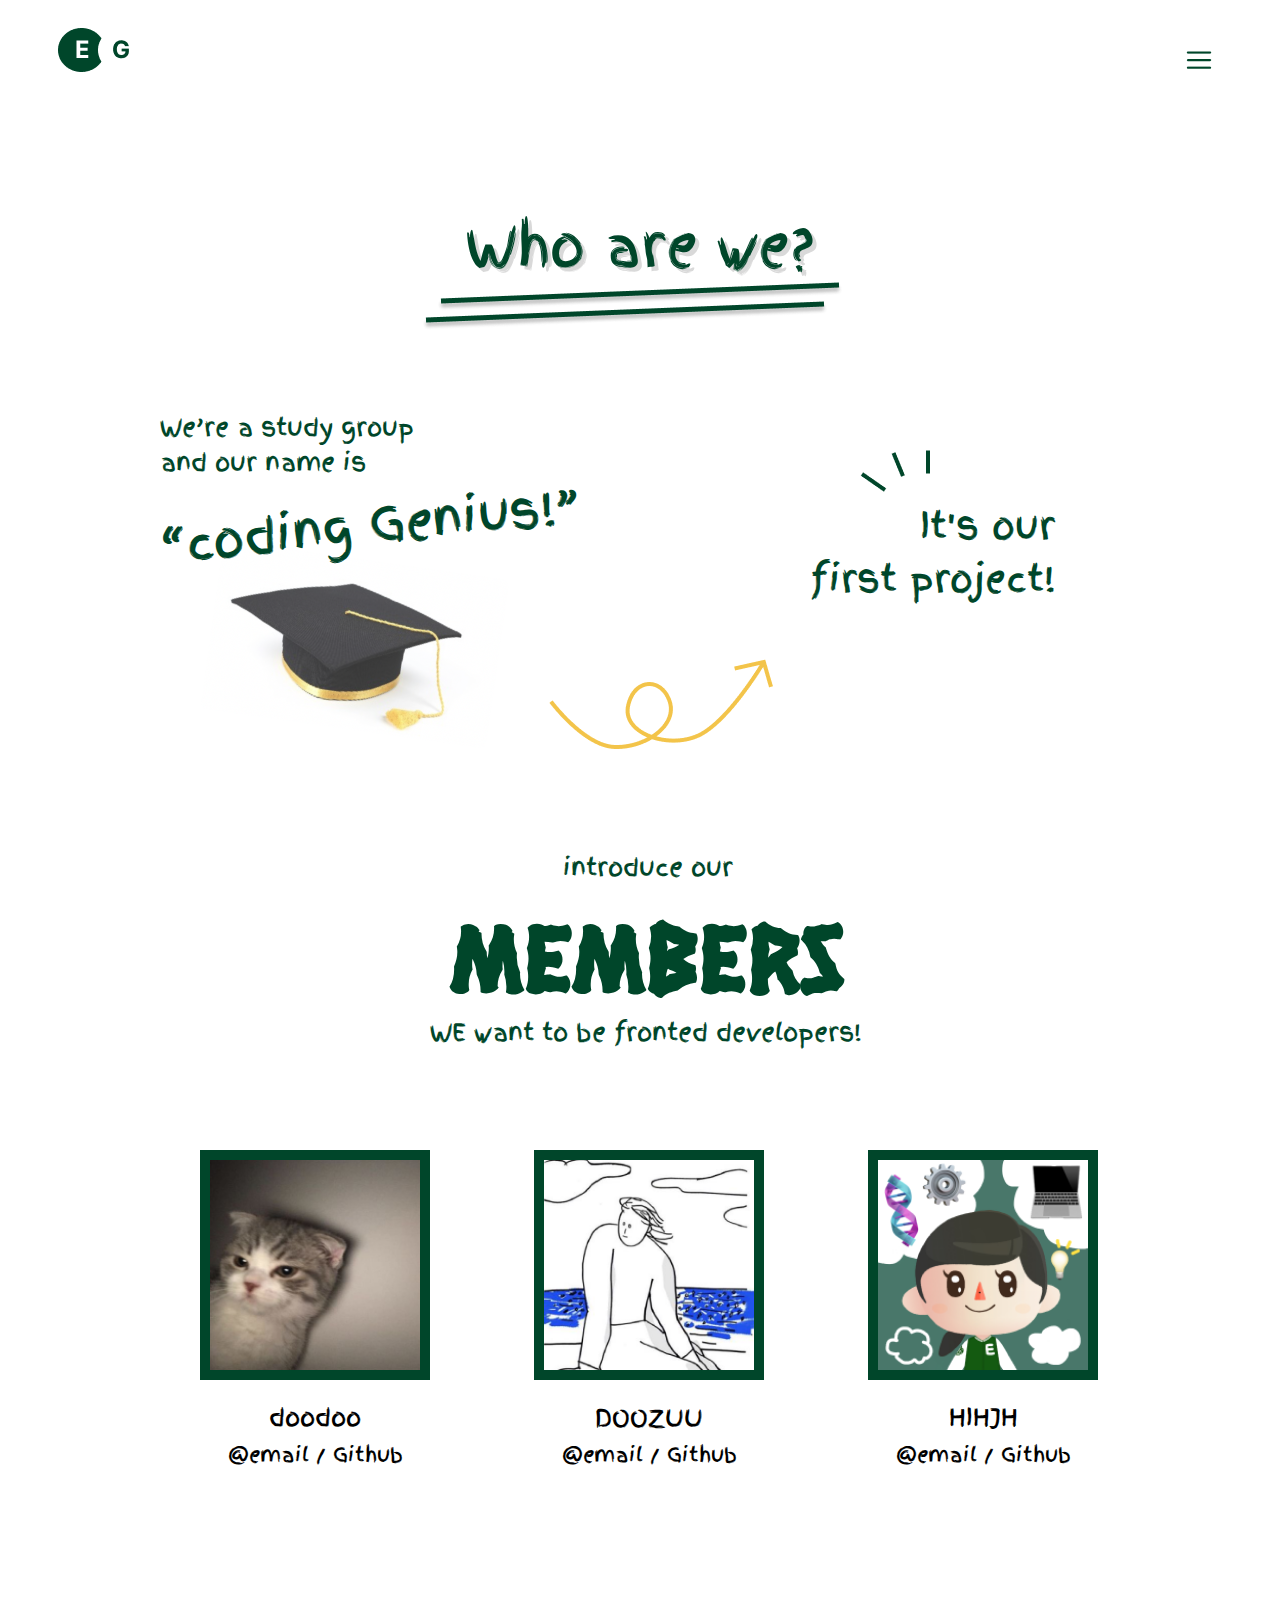
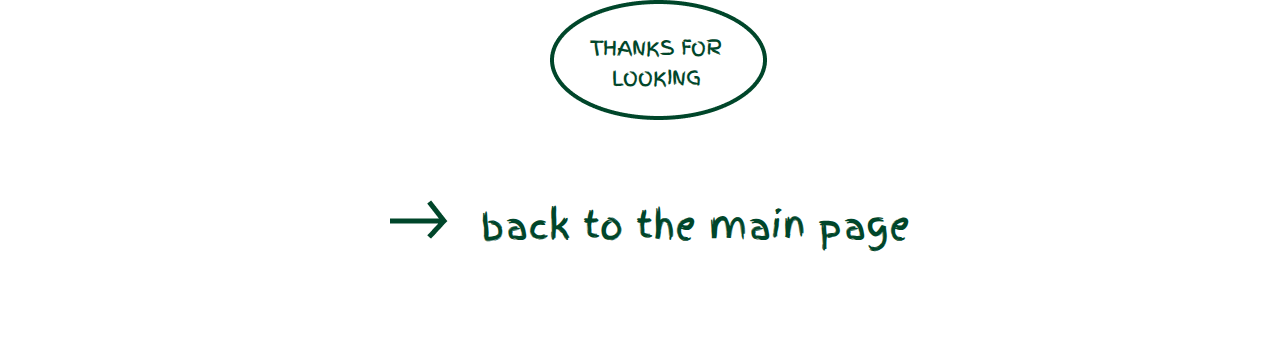
<file: HTML/about_us.html>
<!DOCTYPE html>
<html lang="en">
<head>
    <meta charset="UTF-8">
    <meta http-equiv="X-UA-Compatible" content="IE=edge">
    <meta name="viewport" content="width=device-width, initial-scale=1.0">
    <title>About Us</title>
    <link rel="stylesheet" href="../CSS/about_us.css">
</head>
<body>

    <!-- nav -->
    <nav class="menu_bar">
        <a href="./index.html"><img src="../img/logo.png" alt="logo" id="logo"></a>
        <ul class="menu_list">
            <button id="pop_btn"><li><img src="../img/menu.png" alt=""></li></button>
        </ul>
    </nav>
    <div id="popup">
        <a href="./form_input.html"><h2>공구 신청하기</h2></a>
        <hr>
        <a href="./form_list.html"><h2>진행중인 공구</h2></a>
        <hr>
    <h2>종료된 공구</h2>
    <ul>
        <a href="./clothes_list.html"><li>의류</li></a>
        <br>
        <a href="./accessory_list.html"><li>악세서리</li></a>
    </ul>
    <hr>
    <a href="./about_us.html"><h2>About Us</h2></a>
    </div>

    <div class="main">Who are we? </div>
    <div class="mainLine"><img src="../img/Vector 12.png"></div>
    <div class="mainLine2"><img src="../img/Vector 12.png"></div>

    <div class="weare">We’re a study group<br>and our name is</div>
    <div class="cg">“coding Genius!”</div>
    <div class="img"><img src="../img/학사모.png"><img src="../img/화살표.png"></div>

    <div class="line3"><img src="../img/line3.png"></div>
    <div class="first">It's our<br>first project!</div>
    <div class="intro">introduce our</div>
    <div class="member">MEMBERS</div>
    <div class="front">WE want to be fronted developers!</div>
    <div class="pro">
    <div class="profile"><img src="../img/profile 1.png"><div class="name">doodoo</div><div class="link">@email / Github</div></div>
    <div class="profile"><img src="../img/profile 2.png"><div class="name">DOOZUU</div><div class="link">@email / Github</div></div>
    <div class="profile"><img src="../img/profile 3.png"><div class="name">HIHJH</div><div class="link">@email / Github</div></div>
    </div>
    <div class="circle"><img src="../img/Ellipse 18.png"></div>
    <div class="thank">THANKS FOR<br>LOOKING</div>
    <div class="backto" onClick="location.href='./index.html'"><img src="../img/Vector 11.png"> back to the main page</div>
    <script src="../JS/about_us.js"></script>
</body>
</html>
</file>
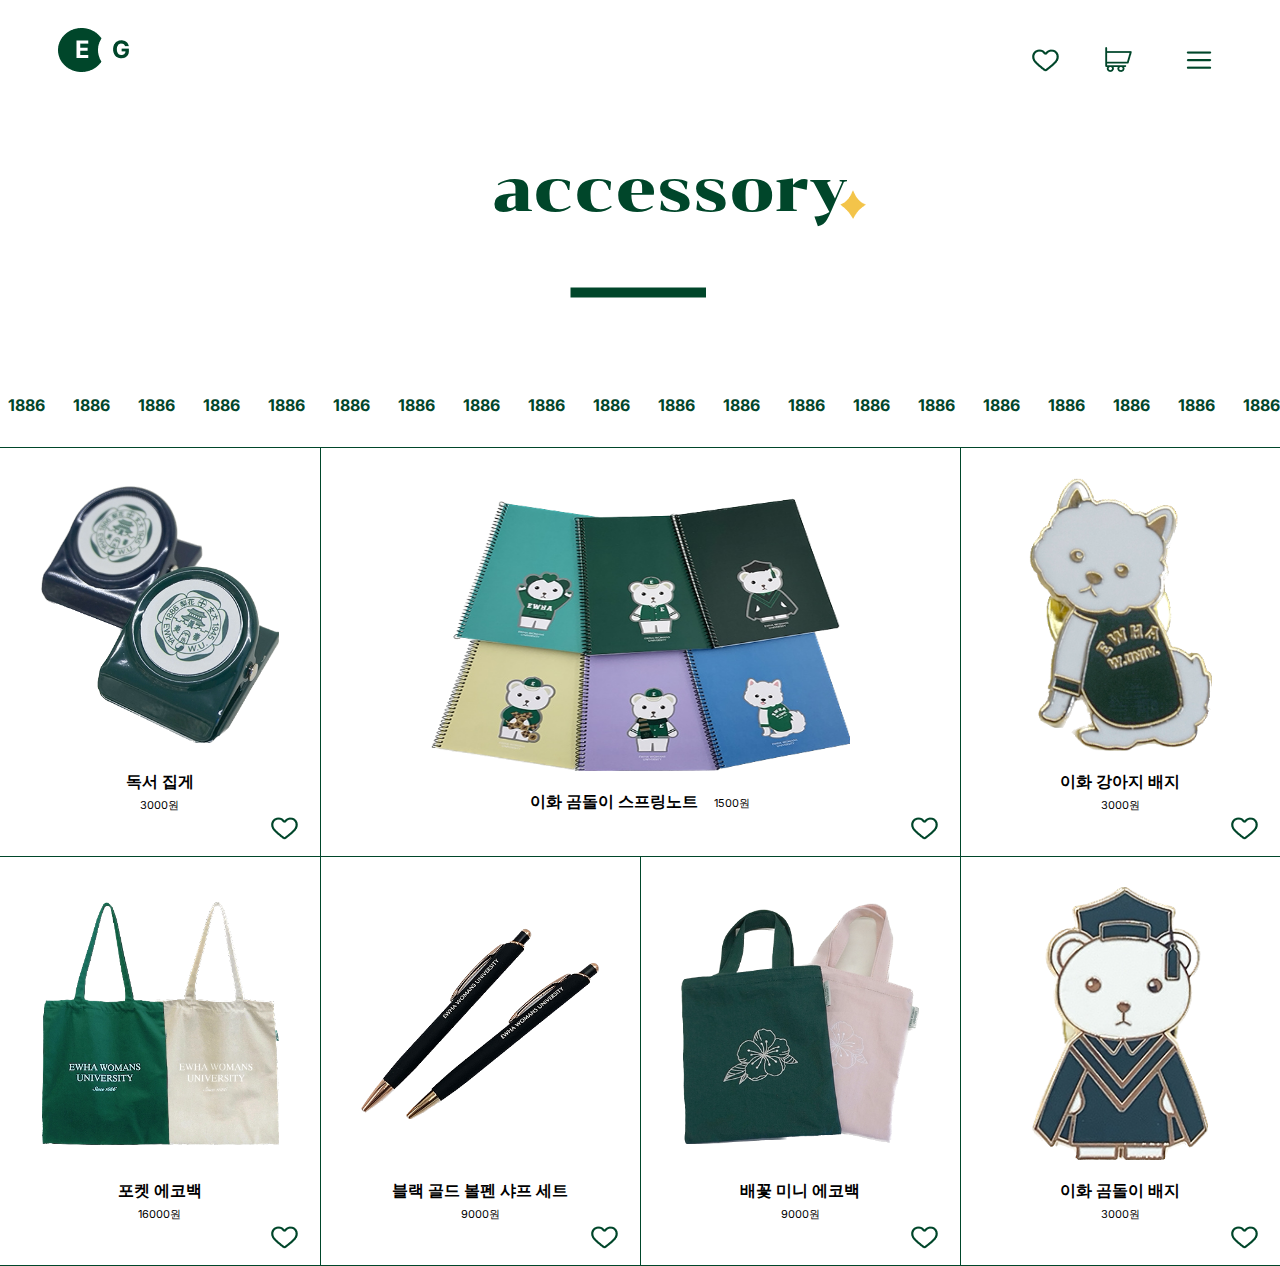
<file: HTML/accessory_list.html>
<!DOCTYPE html>
<html lang="en">
<head>
    <meta charset="UTF-8">
    <meta http-equiv="X-UA-Compatible" content="IE=edge">
    <meta name="viewport" content="width=device-width, initial-scale=1.0">
    <title>accessory_list</title>
    <link rel="stylesheet" href="../CSS/accessory_list.css">
</head>
<body>
    <!-- nav -->
    <nav class="menu_bar">
        <a href="./index.html"><img src="../img/logo.png" alt="logo" id="logo"></a>
        <ul class="menu_list">
            <a href="./wish_list.html"><li><img src="../img/heart.png" alt=""></li></a>
            <a href="./shopping_cart.html"><li><img src="../img/cart.png" alt=""></li></a>
            <button id="pop_btn"><li><img src="../img/menu.png" alt=""></li></button>
        </ul>
    </nav>

    <div class="subject">accessory</div>
    <div class="star"><img src="../img/Vector 18.png"></div>
    <div class="bar"><img src="../img/Vector 28.png"></div>
    <div class="numbar">1886&nbsp;&nbsp;&nbsp;&nbsp;&nbsp;&nbsp;&nbsp;1886&nbsp;&nbsp;&nbsp;&nbsp;&nbsp;&nbsp;&nbsp;1886&nbsp;&nbsp;&nbsp;&nbsp;&nbsp;&nbsp;&nbsp;1886&nbsp;&nbsp;&nbsp;&nbsp;&nbsp;&nbsp;&nbsp;1886&nbsp;&nbsp;&nbsp;&nbsp;&nbsp;&nbsp;&nbsp;1886&nbsp;&nbsp;&nbsp;&nbsp;&nbsp;&nbsp;&nbsp;1886&nbsp;&nbsp;&nbsp;&nbsp;&nbsp;&nbsp;&nbsp;1886&nbsp;&nbsp;&nbsp;&nbsp;&nbsp;&nbsp;&nbsp;1886&nbsp;&nbsp;&nbsp;&nbsp;&nbsp;&nbsp;&nbsp;1886&nbsp;&nbsp;&nbsp;&nbsp;&nbsp;&nbsp;&nbsp;1886&nbsp;&nbsp;&nbsp;&nbsp;&nbsp;&nbsp;&nbsp;1886&nbsp;&nbsp;&nbsp;&nbsp;&nbsp;&nbsp;&nbsp;1886&nbsp;&nbsp;&nbsp;&nbsp;&nbsp;&nbsp;&nbsp;1886&nbsp;&nbsp;&nbsp;&nbsp;&nbsp;&nbsp;&nbsp;1886&nbsp;&nbsp;&nbsp;&nbsp;&nbsp;&nbsp;&nbsp;1886&nbsp;&nbsp;&nbsp;&nbsp;&nbsp;&nbsp;&nbsp;1886&nbsp;&nbsp;&nbsp;&nbsp;&nbsp;&nbsp;&nbsp;1886&nbsp;&nbsp;&nbsp;&nbsp;&nbsp;&nbsp;&nbsp;1886&nbsp;&nbsp;&nbsp;&nbsp;&nbsp;&nbsp;&nbsp;1886&nbsp;&nbsp;&nbsp;&nbsp;&nbsp;&nbsp;&nbsp;1886&nbsp;&nbsp;&nbsp;&nbsp;&nbsp;&nbsp;&nbsp;1886&nbsp;&nbsp;&nbsp;&nbsp;&nbsp;&nbsp;1886&nbsp;&nbsp;&nbsp;&nbsp;&nbsp;&nbsp;&nbsp;1886&nbsp;&nbsp;&nbsp;&nbsp;&nbsp;&nbsp;1886</div>
    
    <table>
        <tr>
            <td>
                <div class="item">
                    <img class="itemImage" src="../img/독서집게.png">
                    <img class="hoverCircle" src="../img/background.png">
                </div>
                <div id="itemName">독서 집게</div>
                <div id="itemPrice">3000원</div>
                <div id="heart">
                    <img src="../img/heart.png">
                </div>
                <div id="heart2">
                    <img id="heartimg" src="../img/whiteheart.png">
                </div>
            </td>
            <td colspan="2">
                <div class="item">
                    <img class="bigImage" src="../img/이화곰돌이스프링노트.png">
                    <img class="hoverCircle" src="../img/backgroundLong.png">
                </div>
                <div>
                    <span id="itemName">이화 곰돌이 스프링노트</span>&nbsp;&nbsp;&nbsp;
                    <span id="itemPrice">1500원</span>
                </div>
                <div id="heart">
                    <img src="../img/heart.png">
                </div>
                <div id="heart2">
                    <img id="heartimg" src="../img/whiteheart.png">
                </div>
            </td>
            <td>
                <div class="item">
                    <img class="itemImage" src="../img/이화강아지배지.png">
                    <img class="hoverCircle" src="../img/background.png">
                </div>
                <div id="itemName">이화 강아지 배지</div>
                <div id="itemPrice">3000원</div>
                <div id="heart">
                    <img src="../img/heart.png">
                </div>
                <div id="heart2">
                    <img id="heartimg" src="../img/whiteheart.png">
                </div>
            </td>
        </tr>
        <tr>
            <td>
                <div class="item">
                    <img class="itemImage" src="../img/포켓에코백.png">
                    <img class="hoverCircle" src="../img/background.png">
                </div>
                <div id="itemName">포켓 에코백</div>
                <div id="itemPrice">16000원</div>
                <div id="heart">
                    <img src="../img/heart.png">
                </div>
                <div id="heart2">
                    <img id="heartimg" src="../img/whiteheart.png">
                </div>
            </td>
            <td>
                <div class="item">
                    <img class="itemImage" src="../img/블랙골드볼펜샤프세트.png">
                    <img class="hoverCircle" src="../img/background.png">
                </div>
                <div id="itemName">블랙 골드 볼펜 샤프 세트</div>
                <div id="itemPrice">9000원</div>
                <div id="heart">
                    <img src="../img/heart.png">
                </div>
                <div id="heart2">
                    <img id="heartimg" src="../img/whiteheart.png">
                </div>
            </td>
            <td>
                <div class="item">
                    <img class="itemImage" src="../img/배꽃미니에코백.png">
                    <img class="hoverCircle" src="../img/background.png">
                </div>
                <div id="itemName">배꽃 미니 에코백</div>
                <div id="itemPrice">9000원</div>
                <div id="heart">
                    <img src="../img/heart.png">
                </div>
                <div id="heart2">
                    <img id="heartimg" src="../img/whiteheart.png">
                </div>
            </td>
            <td>
                <div class="item">
                    <img class="itemImage" src="../img/이화곰돌이배지.png">
                    <img class="hoverCircle" src="../img/background.png">
                </div>
                <div id="itemName">이화 곰돌이 배지</div>
                <div id="itemPrice">3000원</div>
                <div id="heart">
                    <img src="../img/heart.png">
                </div>
                <div id="heart2">
                    <img id="heartImg" src="../img/whiteheart.png">
                </div>
                <!--
                <div id="heart3">
                    <img id="heartCheck" src="../img/heartfull.png">
                </div>
                -->
            </td>
        </tr>
    </table>
    <script src="../JS/accessory_list.js"></script>
</body>
</html>
</file>
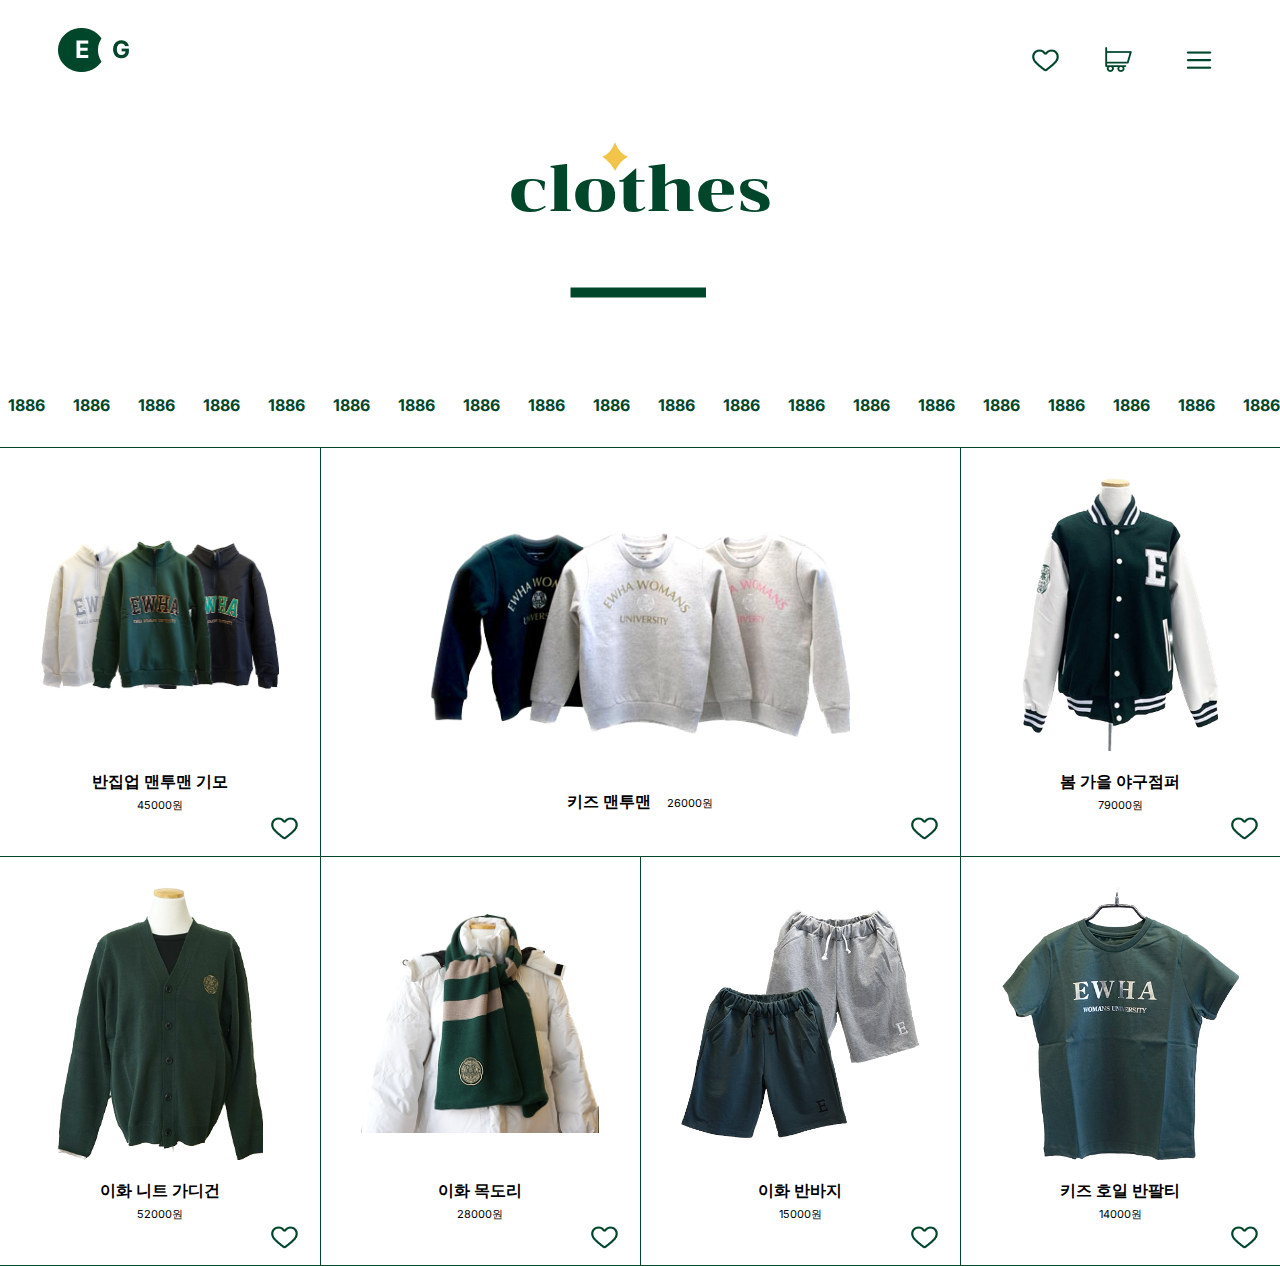
<file: HTML/clothes_list.html>
<!DOCTYPE html>
<html lang="en">
<head>
    <meta charset="UTF-8">
    <meta http-equiv="X-UA-Compatible" content="IE=edge">
    <meta name="viewport" content="width=device-width, initial-scale=1.0">
    <title>clothes_list</title>
    <link rel="stylesheet" href="../CSS/clothes_list.css">
</head>
<body>
    <!-- nav -->
    <nav class="menu_bar">
        <a href="./index.html"><img src="../img/logo.png" alt="logo" id="logo"></a>
        <ul class="menu_list">
            <a href="./wish_list.html"><li><img src="../img/heart.png" alt=""></li></a>
            <a href="./shopping_cart.html"><li><img src="../img/cart.png" alt=""></li></a>
            <button id="pop_btn"><li><img src="../img/menu.png" alt=""></li></button>
        </ul>
    </nav>


    <div class="subject">clothes</div>
    <div class="star"><img src="../img/Vector 18.png"></div>
    <div class="bar"><img src="../img/Vector 28.png"></div>
    <div class="numbar">1886&nbsp;&nbsp;&nbsp;&nbsp;&nbsp;&nbsp;&nbsp;1886&nbsp;&nbsp;&nbsp;&nbsp;&nbsp;&nbsp;&nbsp;1886&nbsp;&nbsp;&nbsp;&nbsp;&nbsp;&nbsp;&nbsp;1886&nbsp;&nbsp;&nbsp;&nbsp;&nbsp;&nbsp;&nbsp;1886&nbsp;&nbsp;&nbsp;&nbsp;&nbsp;&nbsp;&nbsp;1886&nbsp;&nbsp;&nbsp;&nbsp;&nbsp;&nbsp;&nbsp;1886&nbsp;&nbsp;&nbsp;&nbsp;&nbsp;&nbsp;&nbsp;1886&nbsp;&nbsp;&nbsp;&nbsp;&nbsp;&nbsp;&nbsp;1886&nbsp;&nbsp;&nbsp;&nbsp;&nbsp;&nbsp;&nbsp;1886&nbsp;&nbsp;&nbsp;&nbsp;&nbsp;&nbsp;&nbsp;1886&nbsp;&nbsp;&nbsp;&nbsp;&nbsp;&nbsp;&nbsp;1886&nbsp;&nbsp;&nbsp;&nbsp;&nbsp;&nbsp;&nbsp;1886&nbsp;&nbsp;&nbsp;&nbsp;&nbsp;&nbsp;&nbsp;1886&nbsp;&nbsp;&nbsp;&nbsp;&nbsp;&nbsp;&nbsp;1886&nbsp;&nbsp;&nbsp;&nbsp;&nbsp;&nbsp;&nbsp;1886&nbsp;&nbsp;&nbsp;&nbsp;&nbsp;&nbsp;&nbsp;1886&nbsp;&nbsp;&nbsp;&nbsp;&nbsp;&nbsp;&nbsp;1886&nbsp;&nbsp;&nbsp;&nbsp;&nbsp;&nbsp;&nbsp;1886&nbsp;&nbsp;&nbsp;&nbsp;&nbsp;&nbsp;&nbsp;1886&nbsp;&nbsp;&nbsp;&nbsp;&nbsp;&nbsp;&nbsp;1886&nbsp;&nbsp;&nbsp;&nbsp;&nbsp;&nbsp;&nbsp;1886&nbsp;&nbsp;&nbsp;&nbsp;&nbsp;&nbsp;1886&nbsp;&nbsp;&nbsp;&nbsp;&nbsp;&nbsp;&nbsp;1886&nbsp;&nbsp;&nbsp;&nbsp;&nbsp;&nbsp;1886</div>

    <table>
        <tr>
            <td>
                <div class="item">
                    <img class="itemImage" src="../img/반집업맨투맨기모.png">
                    <img class="hoverCircle" src="../img/background.png">
                </div>
                <div id="itemName">반집업 맨투맨 기모</div>
                <div id="itemPrice">45000원</div>
                <div id="heart">
                    <img src="../img/heart.png">
                </div>
                <div id="heart2">
                    <img id="heartimg" src="../img/whiteheart.png">
                </div>
            </td>
            <td colspan="2">
                <div class="item">
                    <img class="bigImage" src="../img/키즈맨투맨.png">
                    <img class="hoverCircle" src="../img/backgroundLong.png">
                </div>
                <div>
                    <span id="itemName">키즈 맨투맨</span>&nbsp;&nbsp;&nbsp;
                    <span id="itemPrice">26000원</span>
                </div>
                <div id="heart">
                    <img src="../img/heart.png">
                </div>
                <div id="heart2">
                    <img id="heartimg" src="../img/whiteheart.png">
                </div>
            </td>
            <td>
                <div class="item">
                    <img class="itemImage" src="../img/봄가을야구점퍼.png">
                    <img class="hoverCircle" src="../img/background.png">
                </div>
                <div id="itemName">봄 가을 야구점퍼</div>
                <div id="itemPrice">79000원</div>
                <div id="heart">
                    <img src="../img/heart.png">
                </div>
                <div id="heart2">
                    <img id="heartimg" src="../img/whiteheart.png">
                </div>
            </td>
        </tr>
        <tr>
            <td>
                <div class="item">
                    <img class="itemImage" src="../img/이화니트가디건.png">
                    <img class="hoverCircle" src="../img/background.png">
                </div>
                <div id="itemName">이화 니트 가디건</div>
                <div id="itemPrice">52000원</div>
                <div id="heart">
                    <img src="../img/heart.png">
                </div>
                <div id="heart2">
                    <img id="heartimg" src="../img/whiteheart.png">
                </div>
            </td>
            <td>
                <div class="item">
                    <img class="itemImage" src="../img/이화목도리.png">
                    <img class="hoverCircle" src="../img/background.png">
                </div>
                <div id="itemName">이화 목도리</div>
                <div id="itemPrice">28000원</div>
                <div id="heart">
                    <img src="../img/heart.png">
                </div>
                <div id="heart2">
                    <img id="heartimg" src="../img/whiteheart.png">
                </div>
            </td>
            <td>
                <div class="item">
                    <img class="itemImage" src="../img/이화반바지.png">
                    <img class="hoverCircle" src="../img/background.png">
                </div>
                <div id="itemName">이화 반바지</div>
                <div id="itemPrice">15000원</div>
                <div id="heart">
                    <img src="../img/heart.png">
                </div>
                <div id="heart2">
                    <img id="heartimg" src="../img/whiteheart.png">
                </div>
            </td>
            <td>
                <div class="item">
                    <img class="itemImage" src="../img/키즈호일반팔티.png">
                    <img class="hoverCircle" src="../img/background.png">
                </div>
                <div id="itemName">키즈 호일 반팔티</div>
                <div id="itemPrice">14000원</div>
                <div id="heart">
                    <img src="../img/heart.png">
                </div>
                <div id="heart2">
                    <img id="heartImg" src="../img/whiteheart.png">
                </div>
                <!--
                <div id="heart3">
                    <img id="heartCheck" src="../img/heartfull.png">
                </div>
                -->
            </td>
        </tr>
    </table>
    <script src="../JS/clothes_list.js"></script>
</body>
</html>
</file>
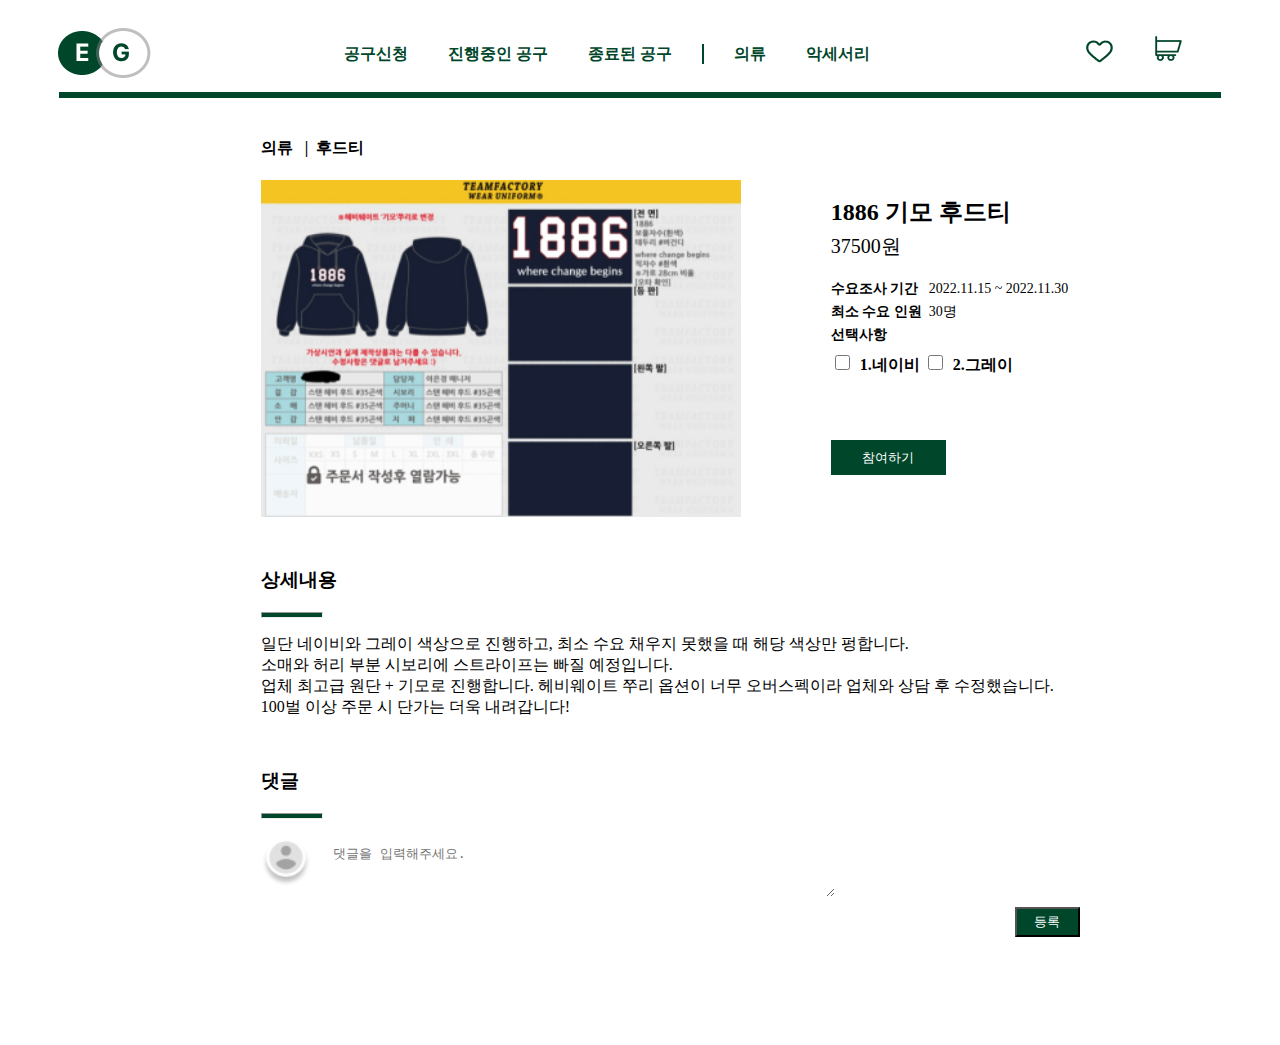
<file: HTML/detail.html>
<!DOCTYPE html>
<html lang="en">
<head>
    <meta charset="UTF-8">
    <meta http-equiv="X-UA-Compatible" content="IE=edge">
    <meta name="viewport" content="width=device-width, initial-scale=1.0">
    <title>Document</title>
    <link rel="stylesheet" href="../CSS/detail.css">
</head>
<body>
     <!--상단바-->
     <nav class="menu_bar">
        <a href="./index.html"><img src="../img/logo_white.png" alt="logo" id="logo"></a>
        <ul class="menu_list">
            <span class="center">
                <a href="./form_input.html">
                    <li>공구신청</li>
                </a>
                <a href="./form_list.html">
                    <li>진행중인 공구</li>
                </a>
                <span>종료된 공구</span>
                <div class="seperate"></div>
                <a href="./clothes_list.html">
                    <li>의류</li>
                </a>
                <a href="./accessory_list.html">
                    <li>악세서리</li>
                </a>
            </span>
        </ul>
        <a href="./wish_list.html" id="icons"><li><img src="../img/heart.png" alt=""></li></a>
        <a href="./shopping_cart.html" id="icons"><li><img src="../img/cart.png" alt=""></li></a>
    </nav>
    <div id="bar"></div>
    <!--description-->
    <section id="info">
        <h4>의류 &nbsp;&nbsp;|&nbsp;&nbsp;후드티</h4>
        <div id="info_list">
            <img src="../img/hoody.png" alt="" id="img">
            <ul>
                <li id="name">1886 기모 후드티</li>
                <li id="price">37500원</li>
                <li id="duration"><span>수요조사 기간</span> &nbsp; <span id="dur">2022.11.15 ~ 2022.11.30</span></li>
                <li id="minimum"><span>최소 수요 인원</span> &nbsp;<span id="person">30명</span></li>
                <li id="choice">선택사항</li>
                <li><input type="checkbox" id="check">1.네이비 <input type="checkbox" id="check">2.그레이</li>
                <button type="submit" id="participation" onclick="location.href='./shopping_cart.html'">참여하기</button>
            </ul>
        </div>
        <!--detail-->
        <h3>상세내용</h3>
        <hr id="short_bar">
        <p>
            일단 네이비와 그레이 색상으로 진행하고, 최소 수요 채우지 못했을 때 해당 색상만 펑합니다.<br>
            소매와 허리 부분 시보리에 스트라이프는 빠질 예정입니다. <br>
            업체 최고급 원단 + 기모로 진행합니다. 헤비웨이트 쭈리 옵션이 너무 오버스펙이라 업체와 상담 후 수정했습니다.<br>
            100벌 이상 주문 시 단가는 더욱 내려갑니다!
        </p>
        <!--comment-->
        <h3>댓글</h3>
        <hr id="short_bar">
        <div id="comment">
            <img src="../img/profile.png" alt="" id="profile">
            <p><textarea name="" id="block" cols="30" rows="10" placeholder="댓글을 입력해주세요."></textarea></p> 
            <button id="submit">등록</button>
        </div>
    </section>
    <script href="../JS/detail.js"></script>
</body>
</html>
</file>
<file: CSS/about_us.css>
@import url('https://fonts.googleapis.com/css2?family=Finger+Paint&family=Hanalei+Fill&display=swap');

/* nav */
.menu_bar{
    display: flex;
    flex-direction: row;
    justify-content: space-between;
    margin-left: 50px;
    margin-right: 50px;
    padding-top: 20px;
}

li{
    list-style: none;
    display: inline;
    margin-left: 20px;
    vertical-align: middle;
}

a{
    text-decoration: none;
    margin-right: 20px;
}

.login>li{
    color: #00462A;
    font-size: 20px;
}

#pop_btn{
    background-color: transparent;
    border: none;
    cursor: pointer;
}

#popup{
    display: none;
    background-color: #00462A;
    width: 200px;
    height: 350px;
    padding-left: 20px;
    padding-right: 20px;
    position: absolute;
    right: 0%;
    border-radius: 10px;
}

#popup>a>h2{
    color: #D9D9D9;
    font-size: 20px;
    margin-top: 25px;
    margin-bottom: 0px;
}

#popup>h2{
    color: #D9D9D9;
    font-size: 20px;
}

#popup>ul>a>li{
    color: #D9D9D9;
}

hr{
    width: 200px;
}

.main{
    font-family: 'Finger Paint', cursive;
    text-align: center;
    font-size: 55px;
    color: #00462A;
    margin-top: 110px;
    text-shadow: 4px 4px #D9D9D9;
}

.mainLine{
    text-align: center;
    margin-top: -5px;
}

.mainLine2{
    text-align:center;
    margin-top: -15px;
    padding-right: 30px;
}

.weare{
    font-family: 'Finger Paint', cursive;
    font-size: 24px;
    position:absolute;
    left:50%;
    top: 410px;
    margin-left: -480px;
    color: #00462A;
}

.cg{
    font-family: 'Finger Paint', cursive;
    font-size: 48px;
    position:absolute;
    left:50%;
    top: 490px;
    margin-left: -480px;
    color: #00462A;
    transform: rotate(-5.5deg);
    z-index: 2;
}

.img{
    position:absolute;
    left: 50%;
    top: 540px;
    margin-left: -440px;
    z-index: 1;
}

.img img{
    margin-right: 40px;
}

.line3{
    position:absolute;
    left: 50%;
    top: 450px;
    margin-left: 220px;
}

.first{
    position:absolute;
    left: 50%;
    top: 500px;
    margin-left: 170px;
    text-align: right;
    color: #00462A;
    font-family: 'Finger Paint', cursive;
    font-size: 36px;
}

.intro{
    position:absolute;
    top: 850px;
    left: 50%;
    margin-left: -77px;
    color: #00462A;
    font-family: 'Finger Paint', cursive;
    font-size: 24px;
}

.member{
    position:absolute;
    top: 890px;
    left: 50%;
    margin-left: -190px;
    color: #00462A;
    font-family: 'Hanalei Fill', cursive;
    font-size: 100px;
}

.front{
    position:absolute;
    top: 1015px;
    left: 50%;
    margin-left: -210px;
    color: #00462A;
    font-family: 'Finger Paint', cursive;
    font-size: 24px;
}

.pro{
    position:absolute;
    top: 1150px;
    left: 50%;
    margin-left: -490px;
}

.profile{
    display: inline-block;
}

.profile img{
    float:left;
    width: 210px;
    height: 210px;
    margin-left: 50px;
    margin-right: 50px;
    margin-bottom: 20px;
    border: 10px solid #00462A;
}

.name, .link{
    color: #000000;
    font-family: 'Finger Paint', cursive;
    font-size: 24px;
    text-align: center;
}

.link{
    margin-top: 5px;
    font-size: 20px;
}

.circle{
    position:absolute;
    top: 1600px;
    left: 50%;
    margin-left: -90px;
}

.thank{
    position: absolute;
    top: 1633px;
    left: 50%;
    margin-left: -50px;
    color: #00462A;
    font-family: 'Finger Paint', cursive;
    font-size: 20px;
    text-align: center;
}

.backto{
    position: absolute;
    top: 1800px;
    left: 50%;
    margin-left: -250px;
    color: #00462A;
    font-family: 'Finger Paint', cursive;
    font-size: 36px;
    padding-bottom: 100px;
}

.backto img{
    margin-right: 20px;
}
</file>
<file: CSS/accessory_list.css>
@import url('https://fonts.googleapis.com/css2?family=Chonburi&family=Inter&display=swap');

html{
    background: #FFFFFF;
}

.subject{
    position: absolute;
    top: 150px;
    left: 50%;
    width: 296px;
    height: 25px;
    margin-left: -148px;
    text-align: center;
    font-family: 'Chonburi', cursive;
    font-size: 64px;
    color: #00462A;
}

.star{
    position: absolute;
    top: 190px;
    left: 50%;
    width: 18px;
    height: 20px;
    margin-left: 200px;
    text-align: center;
}

.bar{
    position: absolute;
    width: 135.5px;
    height: 0px;
    left: 50%;
    top: 283.5px;
    margin-left: -70px;
}


.numbar{
    position: absolute;
    width: 100%;
    top: 396px;
    font-size: 16px;
    font-family: 'Inter', sans-serif;
    color: #00462A;
    line-height: 19px;
    font-weight: bold;
}

table{
    position: absolute;
    top: 447px;
    left: 0px;
    right: 0px;
    width: 100%;
    border-top: solid 0.5px #00462A;
    border-collapse: collapse;
    table-layout: fixed;
}

td{
    text-align: center;
    border-bottom: solid 0.5px #00462A;
    border-left: solid 0.5px #00462A;
    padding: 20px 20px 5px 20px;
    vertical-align: bottom;
}

td:hover{
    background-color: #00462A;
}

td:hover #itemName, td:hover #itemPrice{
    color: #EEEEEE;
    font-weight: bold;
}

td:hover .hoverCircle{
    display: block;
}

td:hover #heart{
    display: none;
}

td:hover #heart2{
    display: block;
}

td:first-child {
    border-left: none;
}

.item{
    position: relative;
    width: 100%;
    height: 273px;
    display: flex; 
    align-items:center;
    justify-content:center;
    margin-top: 10px;
    margin-bottom: 10px;
}

.itemImage{
    position: absolute;
    max-width: 85%;
    max-height: 273px;
}

.bigImage{
    width: 70%;
    max-height: 273px;
    margin-top: 10px;
    margin-bottom: 30px;

}

#itemName{
    margin-top: 20px;
    text-align: center;
    font-family: 'Inter', sans-serif;
    font-size: 16px;
    font-weight: bold;
    color: #000000;
}

#itemPrice{
    margin-top: 5px;
    text-align: center;
    font-family: 'Inter', sans-serif;
    font-size: 11px;
    color: #000000;
}

.hoverCircle{
    display: none;
    position: absolute;
    width: 90%;
    height: 99%;
}

#heart{
    text-align: right;
    margin-bottom: 5px;
}

#heart2{
    text-align: right;
    margin-bottom: 5px;
    display: none;
}

/*
td:hover:after #heart2 img:hover #heart2{
    display: none;
}

td:hover:after #heart2 img:hover #heart3{
    display: block;
}

#heart3{
    text-align: right;
    margin-bottom: 5px;
    display: none;
}
*/

/* nav */
.menu_bar{
    display: flex;
    flex-direction: row;
    justify-content: space-between;
    margin-left: 50px;
    margin-right: 50px;
    padding-top: 20px;
}

li{
    list-style: none;
    display: inline;
    margin-left: 20px;
    vertical-align: middle;
}

a{
    text-decoration: none;
    margin-right: 20px;
}

.login>li{
    color: #00462A;
    font-size: 20px;
}

#pop_btn{
    background-color: transparent;
    border: none;
    cursor: pointer;
}

#popup{
    display: none;
    background-color: #00462A;
    width: 200px;
    height: 350px;
    padding-left: 20px;
    padding-right: 20px;
    position: absolute;
    right: 0%;
    border-radius: 10px;
}

#popup>a>h2{
    color: #D9D9D9;
    font-size: 20px;
    margin-top: 25px;
    margin-bottom: 0px;
}

#popup>h2{
    color: #D9D9D9;
    font-size: 20px;
}

#popup>ul>a>li{
    color: #D9D9D9;
}

hr{
    width: 200px;
}
</file>
<file: CSS/clothes_list.css>
@import url('https://fonts.googleapis.com/css2?family=Chonburi&family=Inter&display=swap');

html{
    background: #FFFFFF;
}

.subject{
    position: absolute;
    top: 150px;
    left: 50%;
    width: 296px;
    height: 25px;
    margin-left: -148px;
    text-align: center;
    font-family: 'Chonburi', cursive;
    font-size: 64px;
    color: #00462A;
}

.star{
    position: absolute;
    top: 142px;
    left: 50%;
    width: 18px;
    height: 20px;
    margin-left: -38px;
    text-align: center;
}

.bar{
    position: absolute;
    width: 135.5px;
    height: 0px;
    left: 50%;
    top: 283.5px;
    margin-left: -70px;
}

.numbar{
    position: absolute;
    width: 100%;
    top: 396px;
    font-size: 16px;
    font-family: 'Inter', sans-serif;
    color: #00462A;
    line-height: 19px;
    font-weight: bold;
}

table{
    position: absolute;
    top: 447px;
    left: 0px;
    right: 0px;
    width: 100%;
    border-top: solid 0.5px #00462A;
    border-collapse: collapse;
    table-layout: fixed;
}

td{
    text-align: center;
    border-bottom: solid 0.5px #00462A;
    border-left: solid 0.5px #00462A;
    padding: 20px 20px 5px 20px;
    vertical-align: bottom;
}

td:hover{
    background-color: #00462A;
}

td:hover #itemName, td:hover #itemPrice{
    color: #EEEEEE;
    font-weight: bold;
}

td:hover .hoverCircle{
    display: block;
}

td:hover #heart{
    display: none;
}

td:hover #heart2{
    display: block;
}

td:first-child {
    border-left: none;
}

.item{
    position: relative;
    width: 100%;
    height: 273px;
    display: flex; 
    align-items:center;
    justify-content:center;
    margin-top: 10px;
    margin-bottom: 10px;
}

.itemImage{
    position: absolute;
    max-width: 85%;
    max-height: 273px;
}

.bigImage{
    width: 70%;
    max-height: 273px;
    margin-top: 10px;
    margin-bottom: 30px;

}

#itemName{
    margin-top: 20px;
    text-align: center;
    font-family: 'Inter', sans-serif;
    font-size: 16px;
    font-weight: bold;
    color: #000000;
}

#itemPrice{
    margin-top: 5px;
    text-align: center;
    font-family: 'Inter', sans-serif;
    font-size: 11px;
    color: #000000;
}

.hoverCircle{
    display: none;
    position: absolute;
    width: 90%;
    height: 99%;
}

#heart{
    text-align: right;
    margin-bottom: 5px;
}

#heart2{
    text-align: right;
    margin-bottom: 5px;
    display: none;
}

/*
td:hover:after #heart2 img:hover #heart2{
    display: none;
}

td:hover:after #heart2 img:hover #heart3{
    display: block;
}

#heart3{
    text-align: right;
    margin-bottom: 5px;
    display: none;
}
*/

/* nav */
.menu_bar{
    display: flex;
    flex-direction: row;
    justify-content: space-between;
    margin-left: 50px;
    margin-right: 50px;
    padding-top: 20px;
}

li{
    list-style: none;
    display: inline;
    margin-left: 20px;
    vertical-align: middle;
}

a{
    text-decoration: none;
    margin-right: 20px;
}

.login>li{
    color: #00462A;
    font-size: 20px;
}

#pop_btn{
    background-color: transparent;
    border: none;
    cursor: pointer;
}

#popup{
    display: none;
    background-color: #00462A;
    width: 200px;
    height: 350px;
    padding-left: 20px;
    padding-right: 20px;
    position: absolute;
    right: 0%;
    border-radius: 10px;
}

#popup>a>h2{
    color: #D9D9D9;
    font-size: 20px;
    margin-top: 25px;
    margin-bottom: 0px;
}

#popup>h2{
    color: #D9D9D9;
    font-size: 20px;
}

#popup>ul>a>li{
    color: #D9D9D9;
}

hr{
    width: 200px;
}
</file>
<file: CSS/detail.css>
/* 상단바 */
.menu_bar{
    display: flex;
    flex-direction: row;
    margin-left: 50px;
    margin-right: 50px;
    padding-top: 20px;
    margin-bottom: 10px;
}

.menu_list{
    width: 100%;
    padding-left: 0px;
}

.center{
    display: flex;
    justify-content: center;
}

li{
    list-style: none;
    display: inline;
    vertical-align: middle;
    margin-right: 20px;
    color: #00462A;
    font-weight: bold;
}

ul>span{
    color: #00462A;
    font-weight: bold;
}

a{
    text-decoration: none;
    margin-right: 20px;
}

.seperate{
    width: 2.5px;
    height: 20px;
    margin-left: 30px;
    margin-right: 30px;
    background-color: #00462A;
    display: inline-block;
    vertical-align: middle;
}

#icons{
    margin-top: 8px;
}

#bar{
    margin-top: 15px;
    width: 92%;
    height: 6px;
    background-color: #00462A;
    margin: 0 auto;
}

/* description */
#info{
    margin-left: 20%;
    margin-top: 40px;
}

#info_list{
    display: flex;
}

#info_list>ul>li{
    display: block;
}

#info_list>ul{
    margin-left: 50px;
}

#img{
    width: 480px;
}

#name{
    font-size: 24px;
    font-weight: 500px;
}

#price{
    font-size: 20px;
    font-weight: 500;
    margin-bottom: 20px;
    margin-top: 5px;
}

#duration,#minimum,#choice{
    font-size: 14px;
    margin-bottom: 5px;
}

#dur,#person{
    font-weight: 400;
}

ul>li{
    color: black;
}

#check{
    width: 15px;
    height: 15px;
    margin-top: 6px;
    margin-right: 10px;
    margin-bottom: 40px;
}

#participation{
    width: 115px;
    height: 35px;
    background-color: #00462A;
    color: white;
    border: none;
    margin-top: 30px;
    cursor: pointer;
}

/* detail */
h3{
    margin-top: 50px;
}

#short_bar{
    width: 60px;
    height: 4px;
    background-color: #00462A;
    margin-inline-start: 0px;
}

#comment{
    display: flex;
}

#profile{
    width: 50px;
    height: 50px;
    margin-right: 20px;
    margin-top: 10px;
}

#block{
    width: 500px;
    height: 50px;
    border: none;
}

#submit{
    width: 65px;
    height: 30px;
    background-color: #00462A;
    color: white;
    margin-top: 80px;
    margin-left: 180px;
    margin-bottom: 100px;
}
</file>
